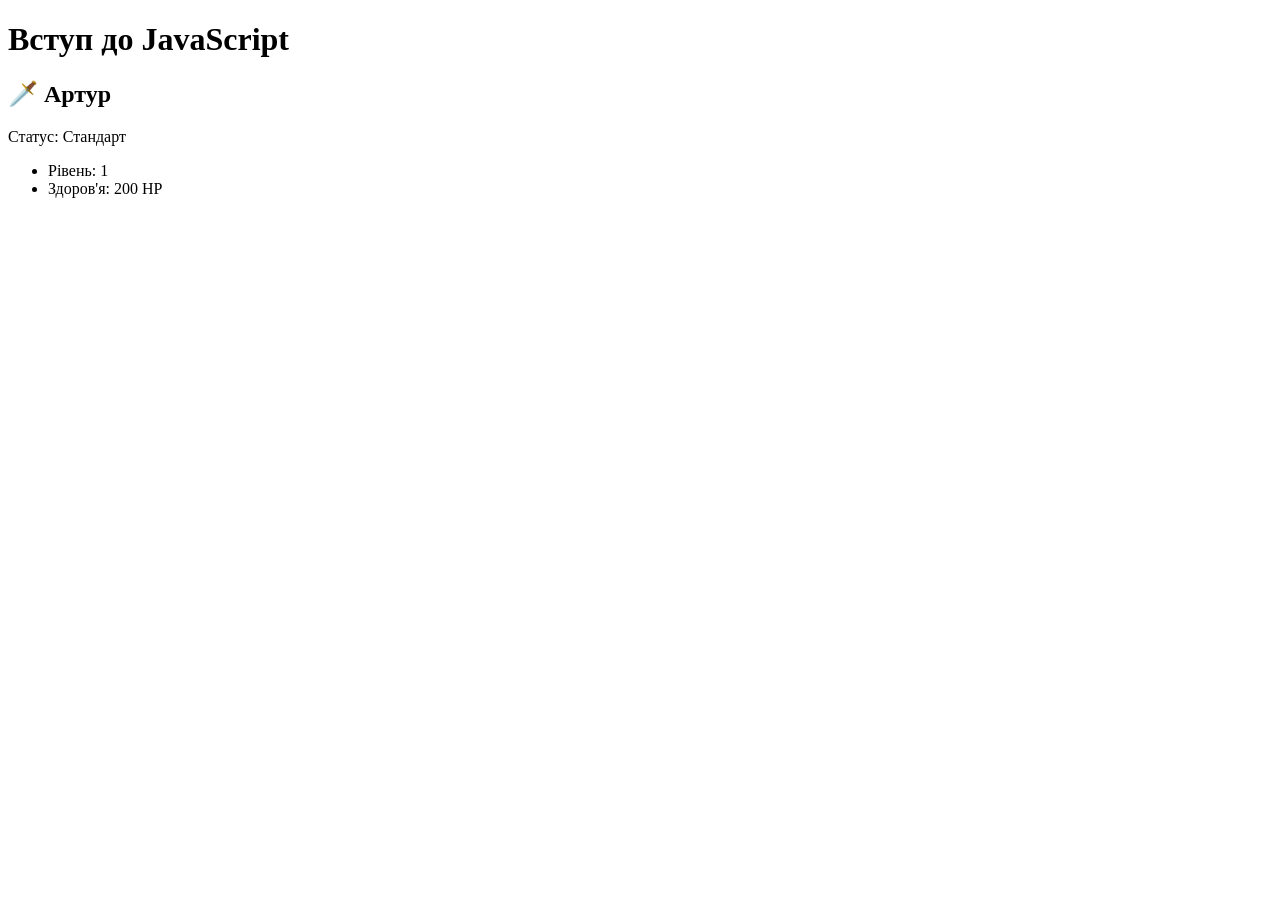
<file: 01-intro/index.html>
<!DOCTYPE html>
<html lang="en">
<head>
    <meta charset="UTF-8">
    <meta name="viewport" content="width=device-width, initial-scale=1.0">
    <title>Intro</title>
    <script>
        // 1
        console.log('Старт сторінки')
    </script>
</head>
<body>
    <h1>Вступ до JavaScript</h1>
    <div id="main-div"></div>

    <script>
        // 2
        console.info("Кінець сторінки")
    </script>    
    <script src="game.js"></script>
</body>
</html>
</file>
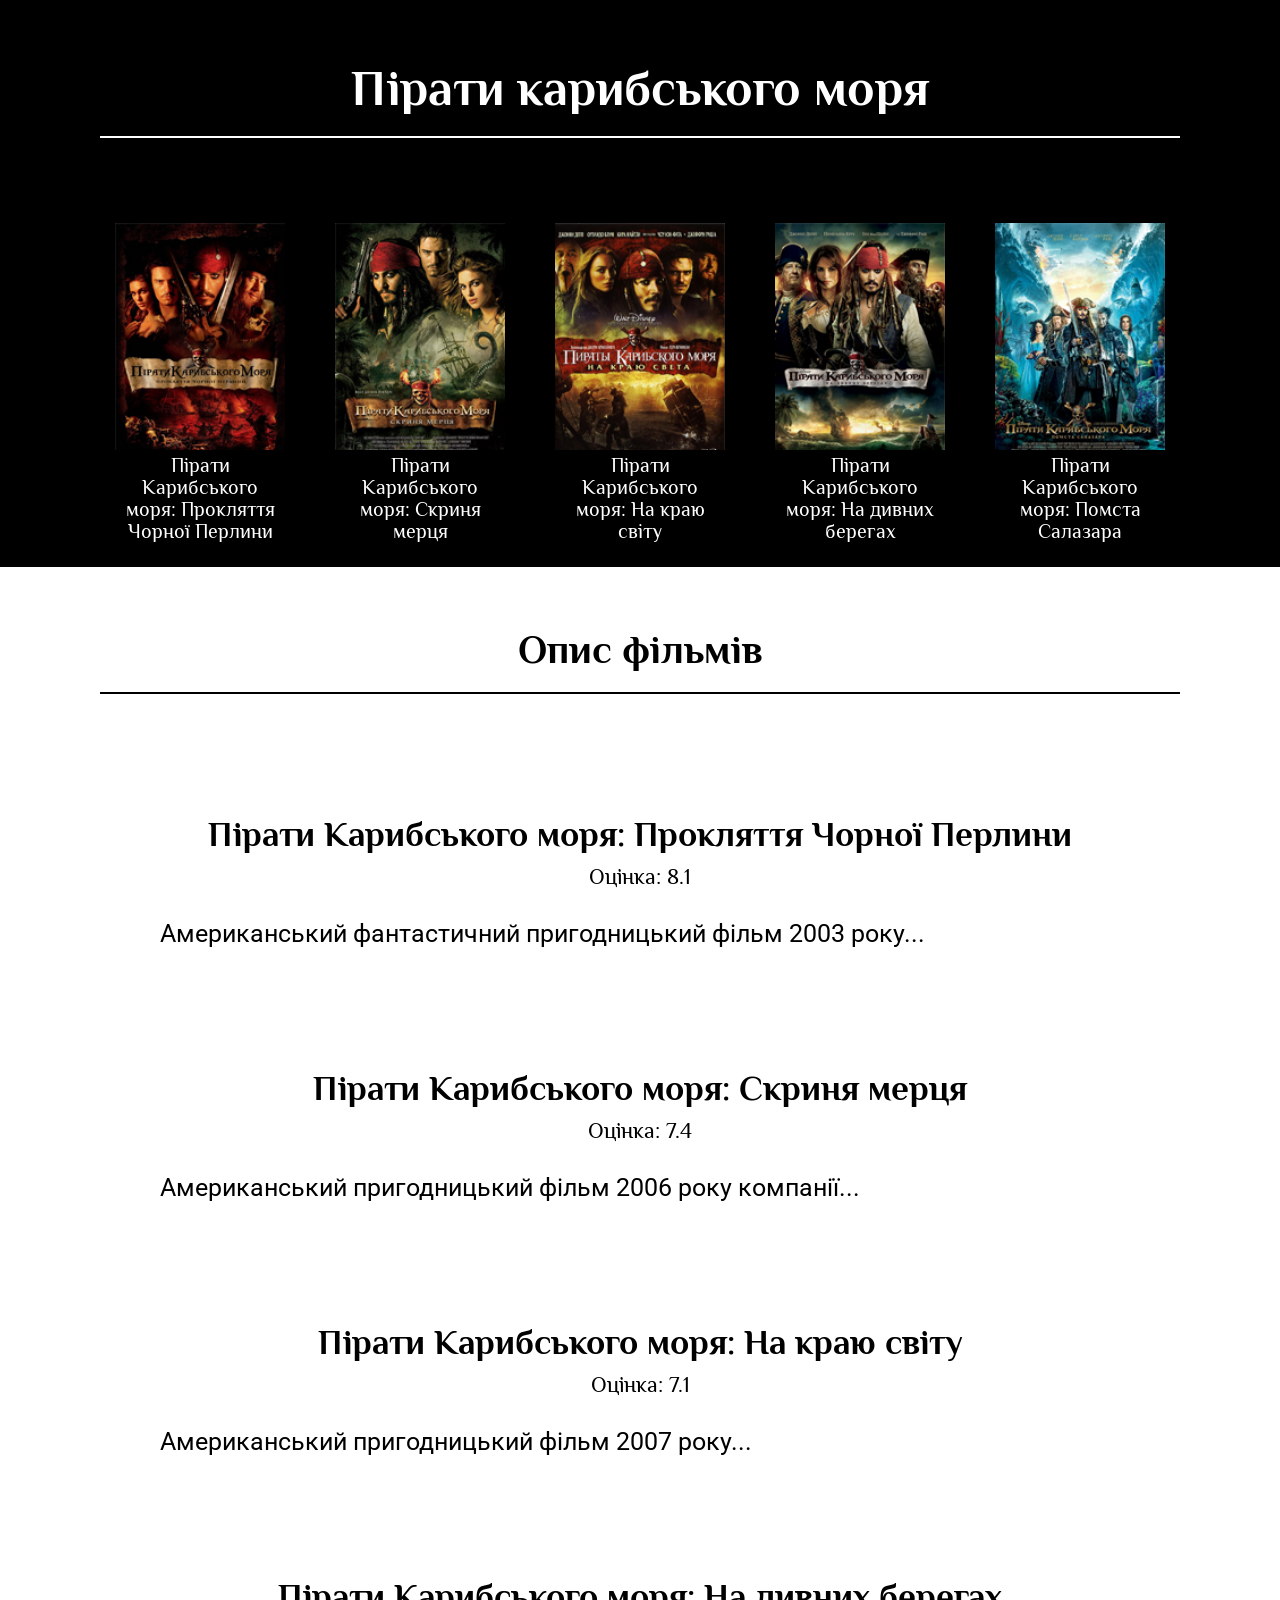
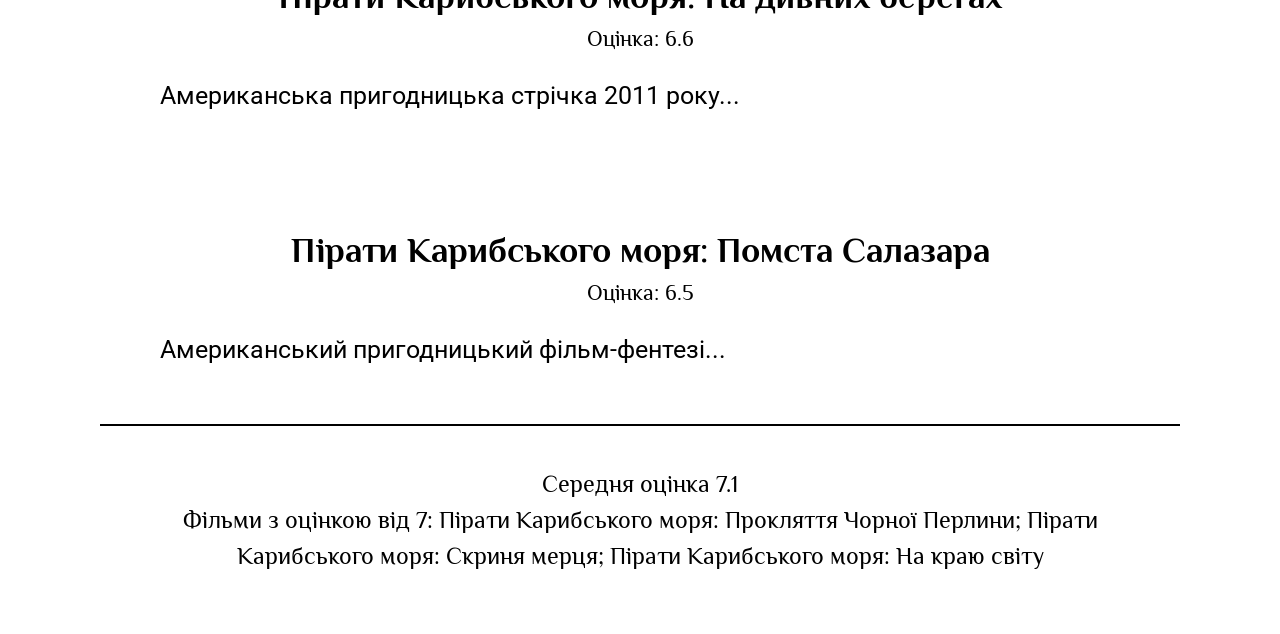
<file: 02-list-loops/index.html>
<!DOCTYPE html>
<html lang="uk">

<head>
	<meta charset="UTF-8">
	<meta name="viewport" content="width=device-width, initial-scale=1.0">
	<link rel="stylesheet" href="style.css">
	<title>Пірати</title>
</head>

<body>
	<div id="movies"></div>
	<script src="main.js" defer></script>
</body>

</html>
</file>
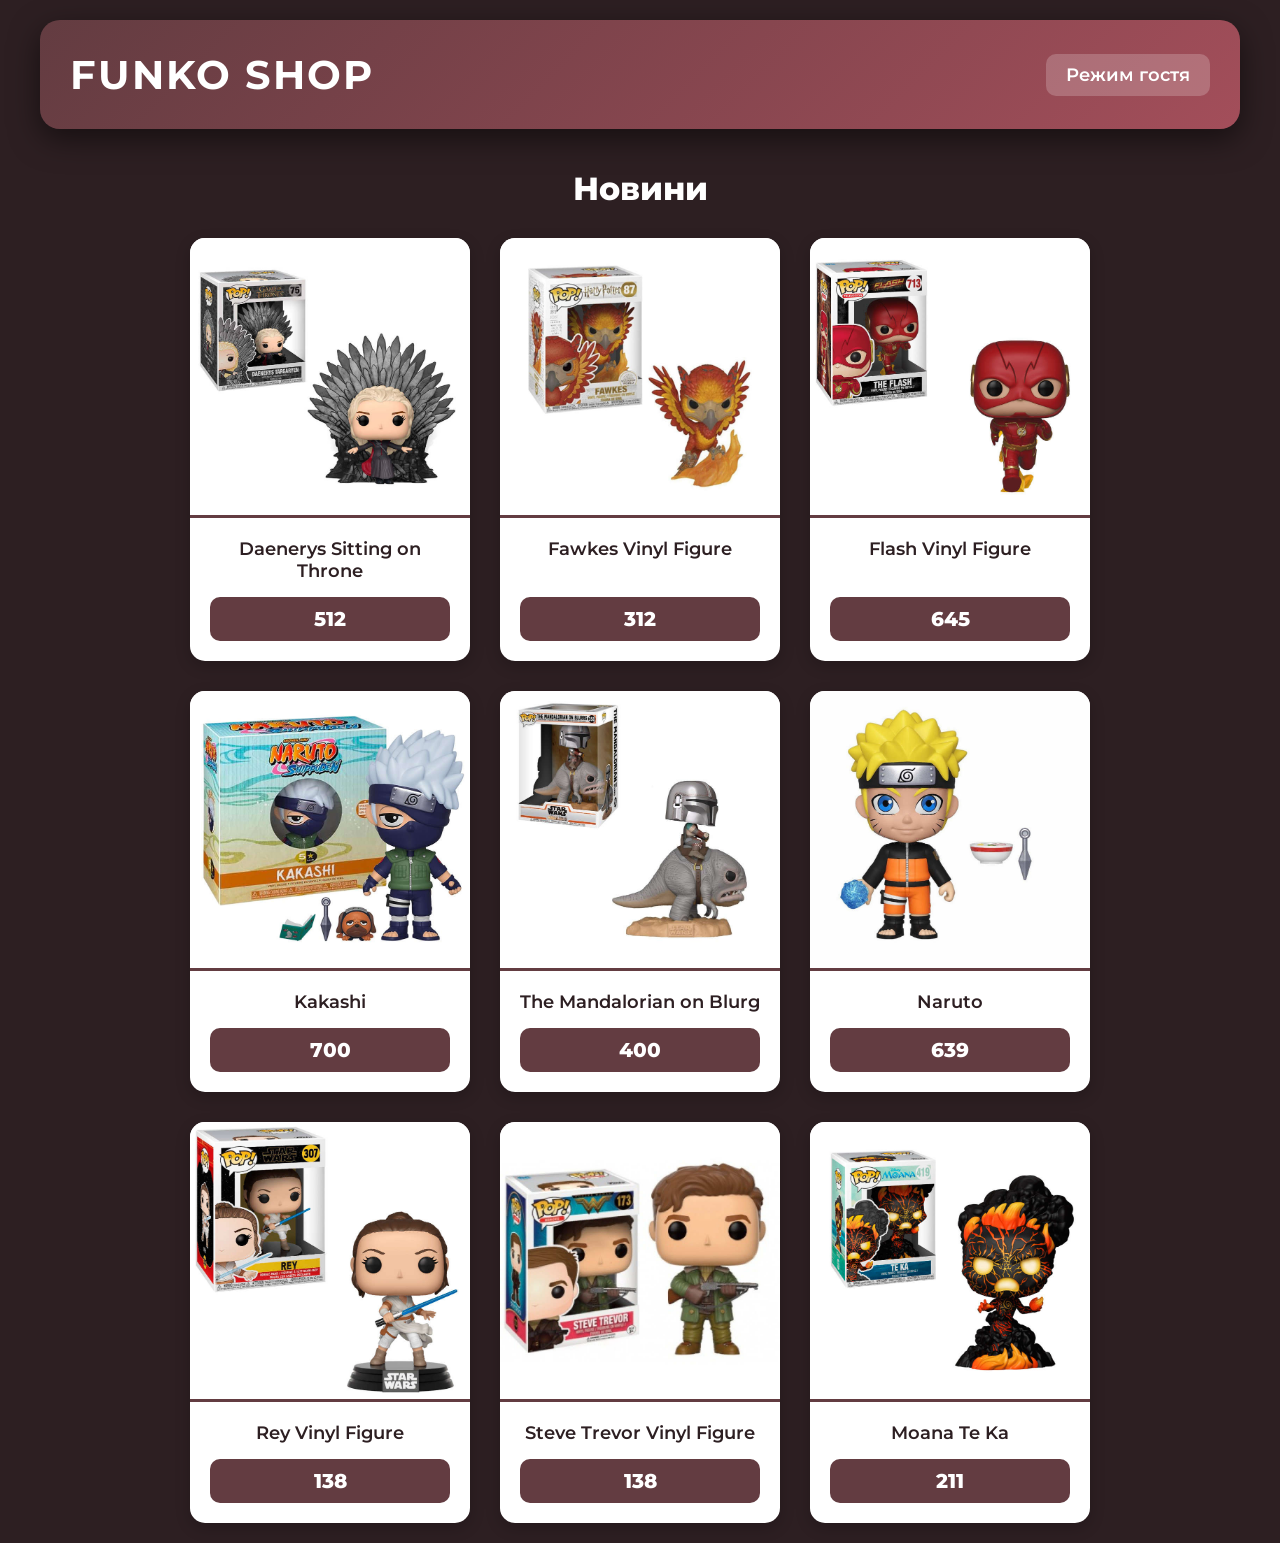
<file: 03-function/index.html>
<!DOCTYPE html>
<html lang="uk">
<head>
    <meta charset="UTF-8">
    <meta name="viewport" content="width=device-width, initial-scale=1.0">
    <link rel="stylesheet" href="style.css">
    <title>Funko Shop</title>
</head>
<body>
    <div id="app" class="shop-wrapper"></div>
    <script src="main.js"></script>
</body>
</html>
</file>
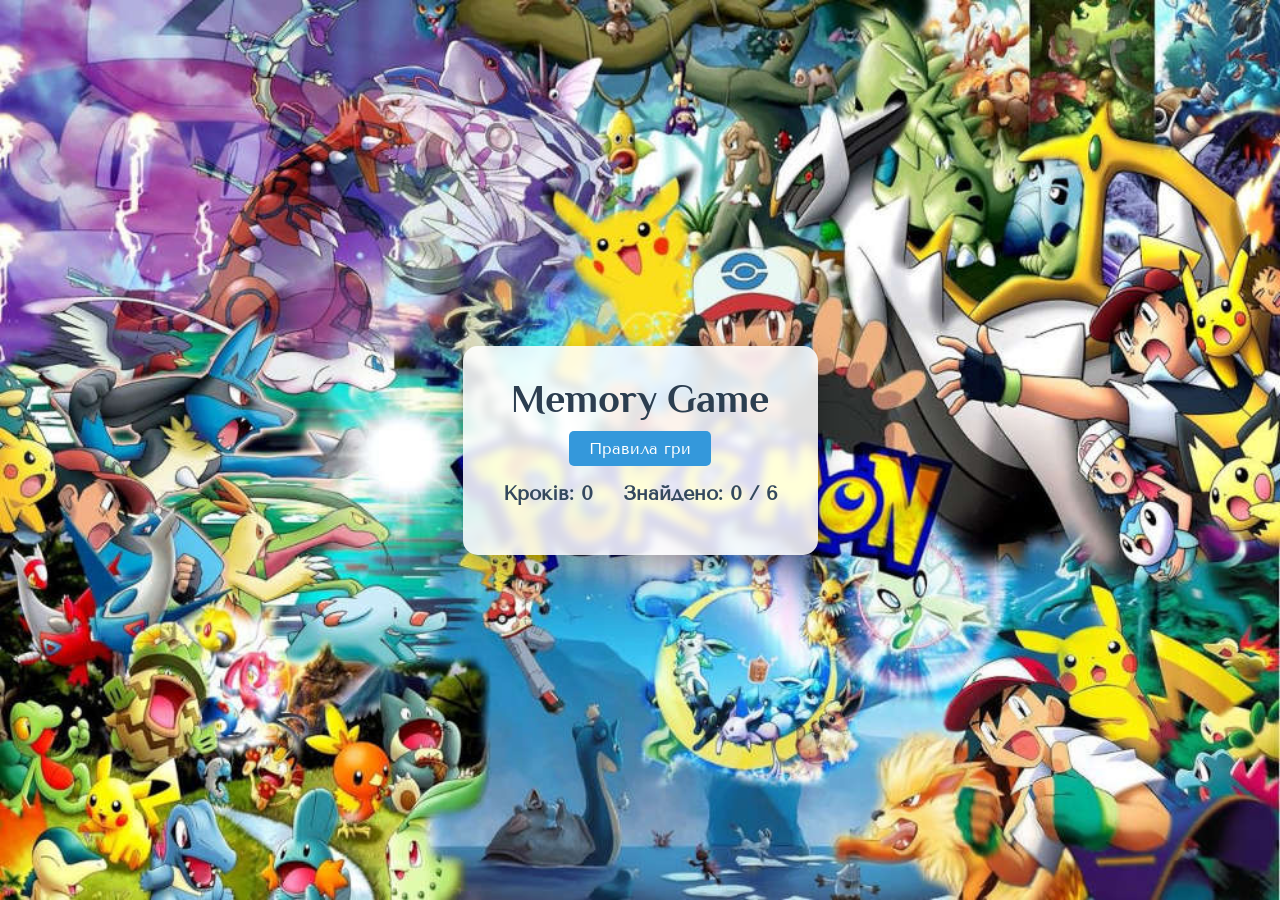
<file: 04-05-dom/index.html>
<!DOCTYPE html>
<html lang="uk">
<head>
    <meta charset="UTF-8">
    <meta name="viewport" content="width=device-width, initial-scale=1.0">
    <title>Memory Game - Знайди пару</title>
    <link rel="stylesheet" href="style.css">
</head>
<body>
    <main class="game-container">
        <header class="header">
            <h1>Memory Game</h1>     
            <button id="rules-btn" class="rules-btn">Правила гри</button>
            <div class="stats">
                <p>Кроків: <span id="steps">0</span></p>
                <p>Знайдено: <span id="matches">0</span> / 6</p>
            </div>
        </header>
        <div class="grid" id="grid"></div>
    </main>
    <div id="rules-modal" class="modal hidden">
        <div class="modal-content">
            <span class="close-btn" id="close-btn">&times;</span>
            <h2>Memory Game</h2>
            <h3>Правила гри</h3>
            <ol>
                <li>Переверніть 2 картки рубашкою донизу.</li>
                <li>Якщо на карточках однакові зображення, то карточки прибираються зі столу.</li>
                <li>Якщо на карточках різні зображення, то карточки перевертаються рубашкою доверху.</li>
                <li>Якщо карточки ще лишились повторіть всі дії, починаючи з першого кроку, в іншому випадку - гра завершена.</li>
            </ol>
        </div>
    </div>

    <script src="script.js" defer></script>
</body>
</html>
</file>
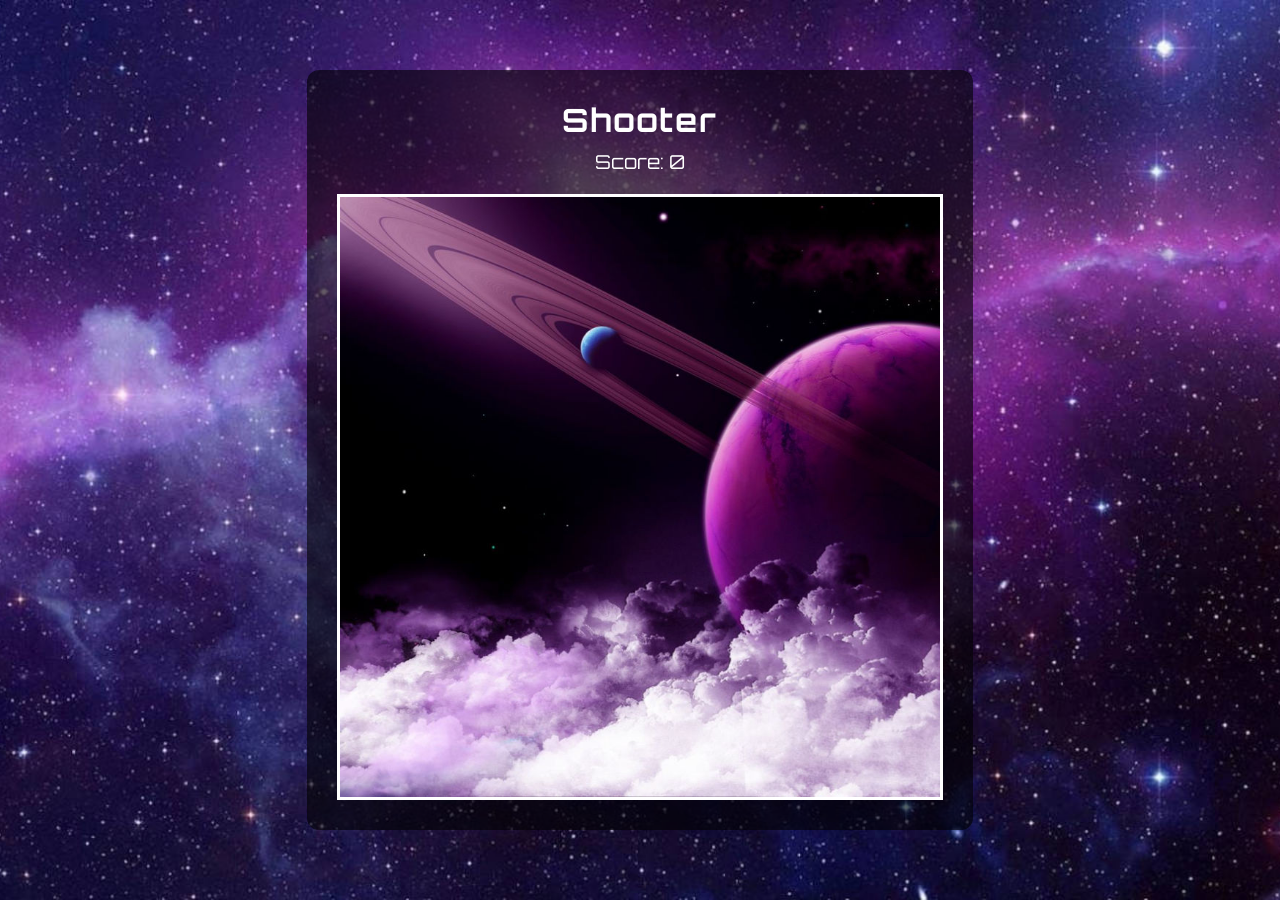
<file: 06-07-event-handling/index.html>
<!DOCTYPE html>
<html lang="uk">
<head>
    <meta charset="UTF-8">
    <meta name="viewport" content="width=device-width, initial-scale=1.0">
    <title>Shooter</title>
    <link rel="stylesheet" href="style.css">
</head>
<body>
    <main class="game-container">
        <h1>Shooter</h1>
        <p>Score: <span id="result">0</span></p>
        <div class="grid" id="grid"></div>
    </main>
    <script src="javascript.js"></script>
</body>
</html>
</file>
<file: 02-list-loops/style.css>
@import url('https://fonts.googleapis.com/css2?family=Philosopher&display=swap');
@import url('https://fonts.googleapis.com/css2?family=Roboto&display=swap');

*{
	margin: 0;
	padding: 0;
}

.dark{
	background-color: black;
	color: white;
}

.light {
	background-color: white;
	color: black;
}

.moviesList{
	display: flex;
	justify-content: center;
}

.moviesList li{
	list-style-type: none;
	margin: 25px;
	width: 170px;
	text-align: center;
	font-family: 'Philosopher', sans-serif;
	font-size: 20px;
}

.moviesList img{
	width: 170px;
}

h1{
	text-align: center;
	border-bottom: 2px solid;
	margin-left: 100px;
	margin-right: 100px;
	margin-bottom: 60px;
	padding: 20px;
	padding-top: 60px;
	font-family: 'Philosopher', sans-serif;
	font-size: 50px;
}

h2{
	text-align: center;
	border-bottom: 2px solid;
	margin-left: 100px;
	margin-right: 100px;
	margin-bottom: 60px;
	padding: 20px;
	padding-top: 60px;
	font-family: 'Philosopher', sans-serif;
	font-size: 40px;
}

h3{
	text-align: center;
	margin-left: 100px;
	margin-right: 100px;
	padding: 60px 60px 10px;
	font-family: 'Philosopher', sans-serif;
	font-size: 35px;
}

.rating{
	text-align: center;
	font-family: 'Philosopher', sans-serif;
	font-size: 22px;
}

.description{
	margin-left: 100px;
	margin-right: 100px;
	padding: 30px 60px 60px;
	font-family: 'Roboto', sans-serif;
	font-size: 25px;
	text-align: justify;
}

.stats{
	margin: 0 100px;
	padding: 40px 60px 60px;
	border-top: 2px solid;
	text-align: center;
	font-family: 'Philosopher', sans-serif;
	font-size: 24px;
	line-height: 1.5;
}

.darkLink{
	text-decoration: none;
	color: white;
}

.lightLink{
	text-decoration: none;
	color: black;
}
</file>
<file: 03-function/style.css>
@import url('https://fonts.googleapis.com/css2?family=Montserrat:wght@400;600;800&display=swap');

* { margin: 0; padding: 0; box-sizing: border-box; }

body {
    background-color: #2d1f22;
    font-family: 'Montserrat', sans-serif;
    color: #333;
    min-height: 100vh;
    padding: 20px;
}

.shop-wrapper { max-width: 1200px; margin: 0 auto; }

.shop-wrapper header {
    background: linear-gradient(135deg, #633C41, #a34e5a);
    padding: 30px; border-radius: 20px;
    display: flex; justify-content: space-between; align-items: center;
    box-shadow: 0 10px 30px rgba(0, 0, 0, 0.5);
    margin-bottom: 40px; color: white;
}

.shop-wrapper header h1 { font-size: 40px; text-transform: uppercase; letter-spacing: 2px; }
.shop-wrapper header p {
    font-size: 18px; font-weight: 600;
    background: rgba(255, 255, 255, 0.2);
    padding: 10px 20px; border-radius: 10px;
}

.shop-wrapper section h2 {
    color: white; font-size: 32px; text-align: center;
    margin-bottom: 30px; font-weight: 800;
}

.shop-wrapper ul {
    list-style: none; display: flex; flex-wrap: wrap; gap: 30px; justify-content: center;
}

.shop-wrapper li {
    background: white; width: 280px; border-radius: 15px; overflow: hidden;
    box-shadow: 0 5px 15px rgba(0, 0, 0, 0.2);
    transition: transform 0.3s ease, box-shadow 0.3s ease;
    display: flex; flex-direction: column;
}

.shop-wrapper li:hover { transform: translateY(-10px); box-shadow: 0 15px 30px rgba(0, 0, 0, 0.4); }

.shop-wrapper li img { width: 100%; height: 280px; object-fit: cover; border-bottom: 3px solid #633C41; }
.shop-wrapper li div { padding: 20px; display: flex; flex-direction: column; flex-grow: 1; justify-content: space-between; }
.shop-wrapper li h3 { font-size: 18px; margin-bottom: 15px; color: #2d1f22; text-align: center; font-weight: 600; }
.shop-wrapper li span {
    display: block; background-color: #633C41; color: white; text-align: center;
    padding: 10px; border-radius: 10px; font-size: 20px; font-weight: 800;
}
</file>
<file: 04-05-dom/style.css>
@import url('https://fonts.googleapis.com/css2?family=Philosopher&family=Tenor+Sans&display=swap');

* {
    margin: 0;
    padding: 0;
    box-sizing: border-box;
}

body {
    background-image: url('back.jpg'); 
    background-size: cover;
    background-position: center;
    background-attachment: fixed;
    min-height: 100vh;
    display: flex;
    justify-content: center;
    align-items: center;
    font-family: 'Tenor Sans', sans-serif;
}

.game-container {
    background-color: rgba(255, 255, 255, 0.85);
    padding: 30px 40px;
    border-radius: 15px;
    box-shadow: 0 10px 30px rgba(0, 0, 0, 0.3);
    backdrop-filter: blur(5px);
    display: flex;
    flex-direction: column;
    align-items: center;
}

.header {
    text-align: center;
    margin-bottom: 20px;
}

h1 {
    font-family: 'Philosopher', sans-serif;
    font-size: 40px;
    color: #2c3e50;
    margin-bottom: 10px;
}

.stats {
    display: flex;
    gap: 30px;
    font-size: 20px;
    font-weight: bold;
    color: #34495e;
}

.grid {
    display: grid;
    grid-template-columns: repeat(4, 1fr);
    gap: 15px;
}

.grid img {
    width: 120px;
    height: 120px;
    object-fit: cover;
    border-radius: 10px;
    cursor: pointer;
    box-shadow: 0 4px 8px rgba(0,0,0,0.1);
    transition: transform 0.2s ease, opacity 0.3s ease;
}

.grid img:hover {
    transform: translateY(-5px);
}

.grid img.matched {
    opacity: 0.5; 
    pointer-events: none; 
    box-shadow: none;
    transform: none;
}

.rules-btn {
    padding: 8px 20px;
    margin-bottom: 15px;
    font-family: inherit;
    font-size: 16px;
    background-color: #3498db;
    color: white;
    border: none;
    border-radius: 5px;
    cursor: pointer;
    transition: background-color 0.2s ease;
}

.rules-btn:hover {
    background-color: #2980b9;
}

.modal {
    position: fixed;
    top: 0;
    left: 0;
    width: 100%;
    height: 100%;
    background-color: rgba(0, 0, 0, 0.6);
    display: flex;
    justify-content: center;
    align-items: center;
    z-index: 1000;
    opacity: 1;
    transition: opacity 0.3s ease;
}

.modal.hidden {
    opacity: 0;
    pointer-events: none;
}

.modal-content {
    background-color: white;
    padding: 30px;
    border-radius: 12px;
    width: 90%;
    max-width: 500px;
    position: relative;
    box-shadow: 0 10px 30px rgba(0,0,0,0.3);
    transform: translateY(0);
    transition: transform 0.3s ease;
}

.modal.hidden .modal-content {
    transform: translateY(-20px);
}

.modal-content h2, 
.modal-content h3 {
    text-align: center;
    color: #2c3e50;
    margin-bottom: 15px;
}

.modal-content ol {
    padding-left: 20px;
    color: #34495e;
    line-height: 1.6;
}

.modal-content li {
    margin-bottom: 10px;
}

.close-btn {
    position: absolute;
    top: 15px;
    right: 20px;
    font-size: 28px;
    font-weight: bold;
    color: #95a5a6;
    cursor: pointer;
    transition: color 0.2s ease;
}

.close-btn:hover {
    color: #e74c3c;
}
</file>
<file: 06-07-event-handling/style.css>
@import url('https://fonts.googleapis.com/css2?family=Orbitron&display=swap');

* {
    margin: 0;
    padding: 0;
    box-sizing: border-box;
}

body {
    background-image: url('main_back.jpg');
    background-size: cover;
    background-position: center;
    font-family: 'Orbitron', sans-serif;
    color: #ffffff;
    min-height: 100vh;
    display: flex;
    justify-content: center;
    align-items: center;
}

.game-container {
    background-color: rgba(0, 0, 0, 0.6);
    padding: 30px;
    border-radius: 12px;
    display: flex;
    flex-direction: column;
    align-items: center;
}

.game-container h1 {
    margin-bottom: 10px;
    letter-spacing: 2px;
}

.game-container p {
    font-size: 1.2rem;
    margin-bottom: 20px;
}

.grid {
    width: 600px;
    height: 600px;
    border: 3px solid #ffffff;
    box-sizing: content-box;
    background-image: url('game_back.jpg');
    background-size: cover;
    display: flex;
    flex-wrap: wrap;
}

.grid div {
    width: 40px;
    height: 40px;
}

.bomb {
    background-image: url('bomb.png');
    background-size: cover;
}

.shooter {
    background-image: url('shooter.png');
    background-size: cover;
}

.shoot {
    background-image: url('explosion.png');
    background-size: cover;
}

.boom {
    background-image: url('boom.png');
    background-size: cover;
}
</file>
